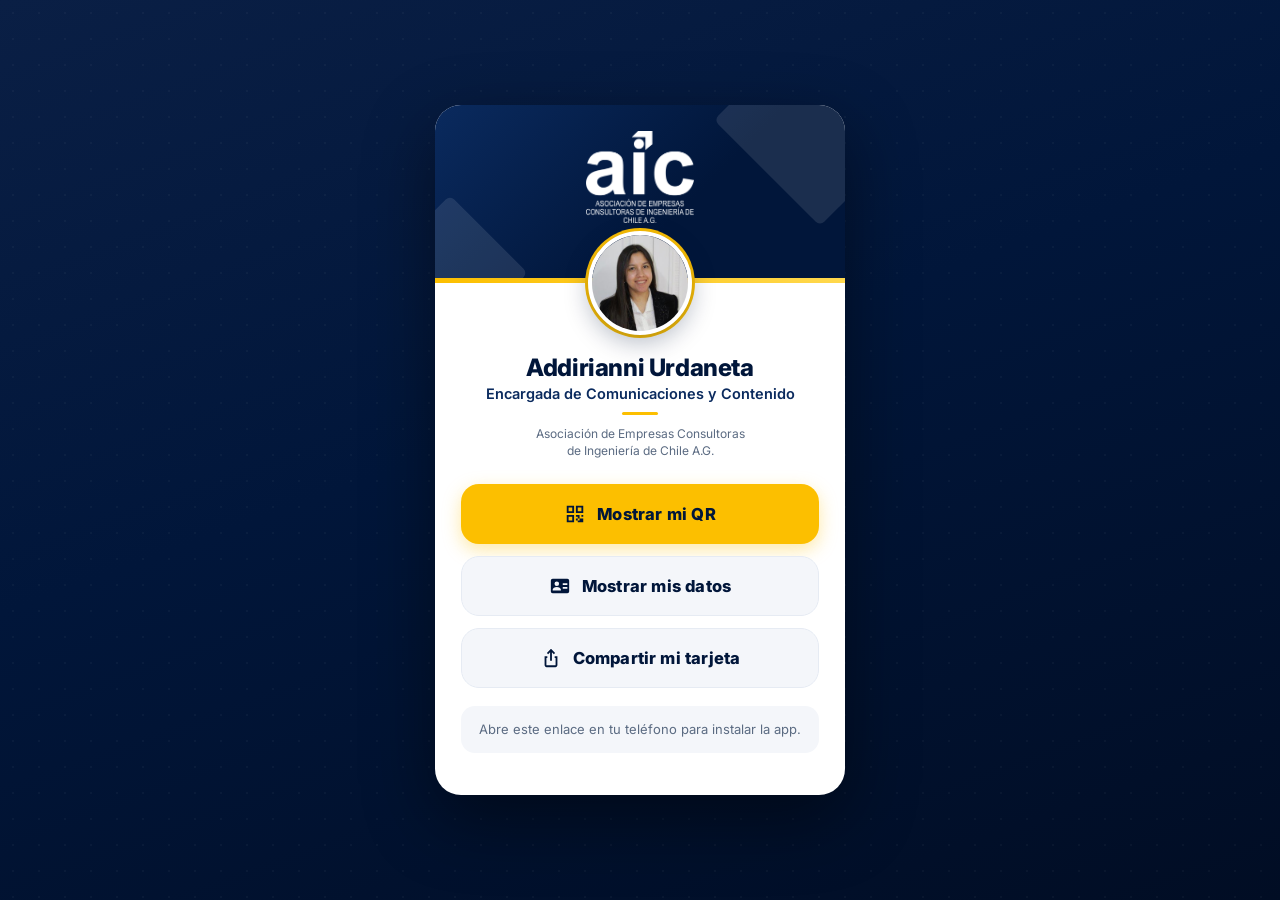
<file: app/addirianni-urdaneta/index.html>
<!DOCTYPE html>
<html lang="es">
<head>
<meta charset="UTF-8">
<meta name="viewport" content="width=device-width, initial-scale=1.0, viewport-fit=cover">
<meta name="theme-color" content="#01163A">
<title>Addirianni Urdaneta — Tarjeta AIC</title>
<link rel="manifest" href="manifest.webmanifest">
<link rel="icon" href="../img/icono-192.png">
<link rel="apple-touch-icon" href="../img/apple-touch-icon.png">
<meta name="apple-mobile-web-app-capable" content="yes">
<meta name="mobile-web-app-capable" content="yes">
<meta name="apple-mobile-web-app-title" content="Tarjeta AIC">
<meta name="apple-mobile-web-app-status-bar-style" content="black-translucent">
<link rel="preconnect" href="https://fonts.googleapis.com">
<link href="https://fonts.googleapis.com/css2?family=Inter:wght@400;500;600;700;800&display=swap" rel="stylesheet">
<link rel="stylesheet" href="../app.css">
</head>
<body>
<!-- Datos de esta persona. "qr" es el enlace exacto del QR ya distribuido: no cambiarlo. -->
<script>
  window.PERSONA = "addirianni-urdaneta";
  window.PERSONAS = { "addirianni-urdaneta": {
    tarjeta: "Addirianni-Urdaneta.html",
    qr: "https://equipo-aic.github.io/tarjetas-digitales/Addirianni-Urdaneta.html"
  } };
</script>
<script src="../vendor/qrcode.min.js"></script>
<script src="../app.js"></script>
</body>
</html>
</file>
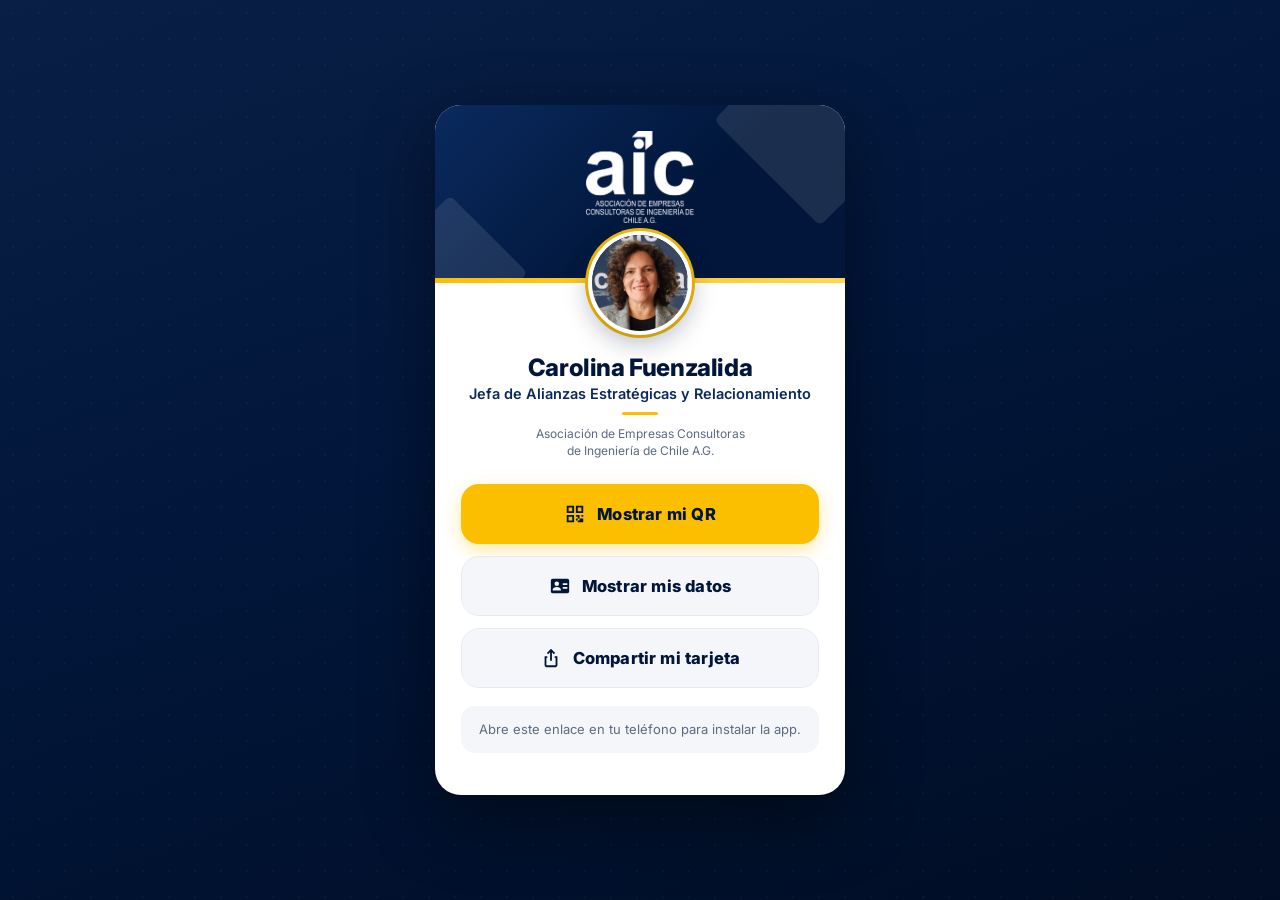
<file: app/carolina-fuenzalida/index.html>
<!DOCTYPE html>
<html lang="es">
<head>
<meta charset="UTF-8">
<meta name="viewport" content="width=device-width, initial-scale=1.0, viewport-fit=cover">
<meta name="theme-color" content="#01163A">
<title>Carolina Fuenzalida — Tarjeta AIC</title>
<link rel="manifest" href="manifest.webmanifest">
<link rel="icon" href="../img/icono-192.png">
<link rel="apple-touch-icon" href="../img/apple-touch-icon.png">
<meta name="apple-mobile-web-app-capable" content="yes">
<meta name="mobile-web-app-capable" content="yes">
<meta name="apple-mobile-web-app-title" content="Tarjeta AIC">
<meta name="apple-mobile-web-app-status-bar-style" content="black-translucent">
<link rel="preconnect" href="https://fonts.googleapis.com">
<link href="https://fonts.googleapis.com/css2?family=Inter:wght@400;500;600;700;800&display=swap" rel="stylesheet">
<link rel="stylesheet" href="../app.css">
</head>
<body>
<!-- Datos de esta persona. "qr" es el enlace exacto del QR ya distribuido: no cambiarlo. -->
<script>
  window.PERSONA = "carolina-fuenzalida";
  window.PERSONAS = { "carolina-fuenzalida": {
    tarjeta: "Carolina-Fuenzalida.html",
    qr: "https://equipo-aic.github.io/tarjetas-digitales/Carolina-Fuenzalida.html"
  } };
</script>
<script src="../vendor/qrcode.min.js"></script>
<script src="../app.js"></script>
</body>
</html>
</file>
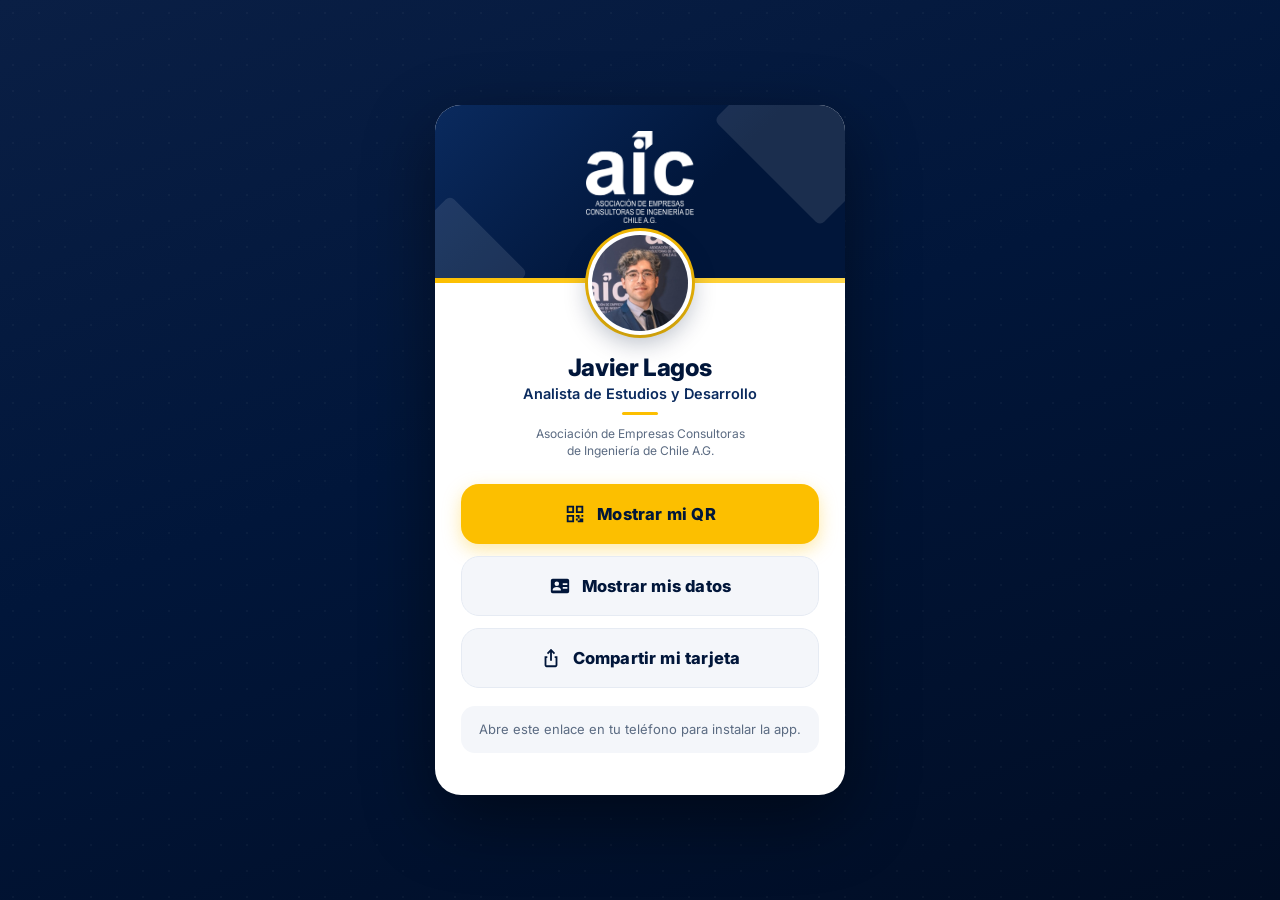
<file: app/javier-lagos/index.html>
<!DOCTYPE html>
<html lang="es">
<head>
<meta charset="UTF-8">
<meta name="viewport" content="width=device-width, initial-scale=1.0, viewport-fit=cover">
<meta name="theme-color" content="#01163A">
<title>Javier Lagos — Tarjeta AIC</title>
<link rel="manifest" href="manifest.webmanifest">
<link rel="icon" href="../img/icono-192.png">
<link rel="apple-touch-icon" href="../img/apple-touch-icon.png">
<meta name="apple-mobile-web-app-capable" content="yes">
<meta name="mobile-web-app-capable" content="yes">
<meta name="apple-mobile-web-app-title" content="Tarjeta AIC">
<meta name="apple-mobile-web-app-status-bar-style" content="black-translucent">
<link rel="preconnect" href="https://fonts.googleapis.com">
<link href="https://fonts.googleapis.com/css2?family=Inter:wght@400;500;600;700;800&display=swap" rel="stylesheet">
<link rel="stylesheet" href="../app.css">
</head>
<body>
<!-- Datos de esta persona. "qr" es el enlace exacto del QR ya distribuido: no cambiarlo. -->
<script>
  window.PERSONA = "javier-lagos";
  window.PERSONAS = { "javier-lagos": {
    tarjeta: "Javier-Lagos.html",
    qr: "https://equipo-aic.github.io/tarjetas-digitales/Javier-Lagos.html"
  } };
</script>
<script src="../vendor/qrcode.min.js"></script>
<script src="../app.js"></script>
</body>
</html>
</file>
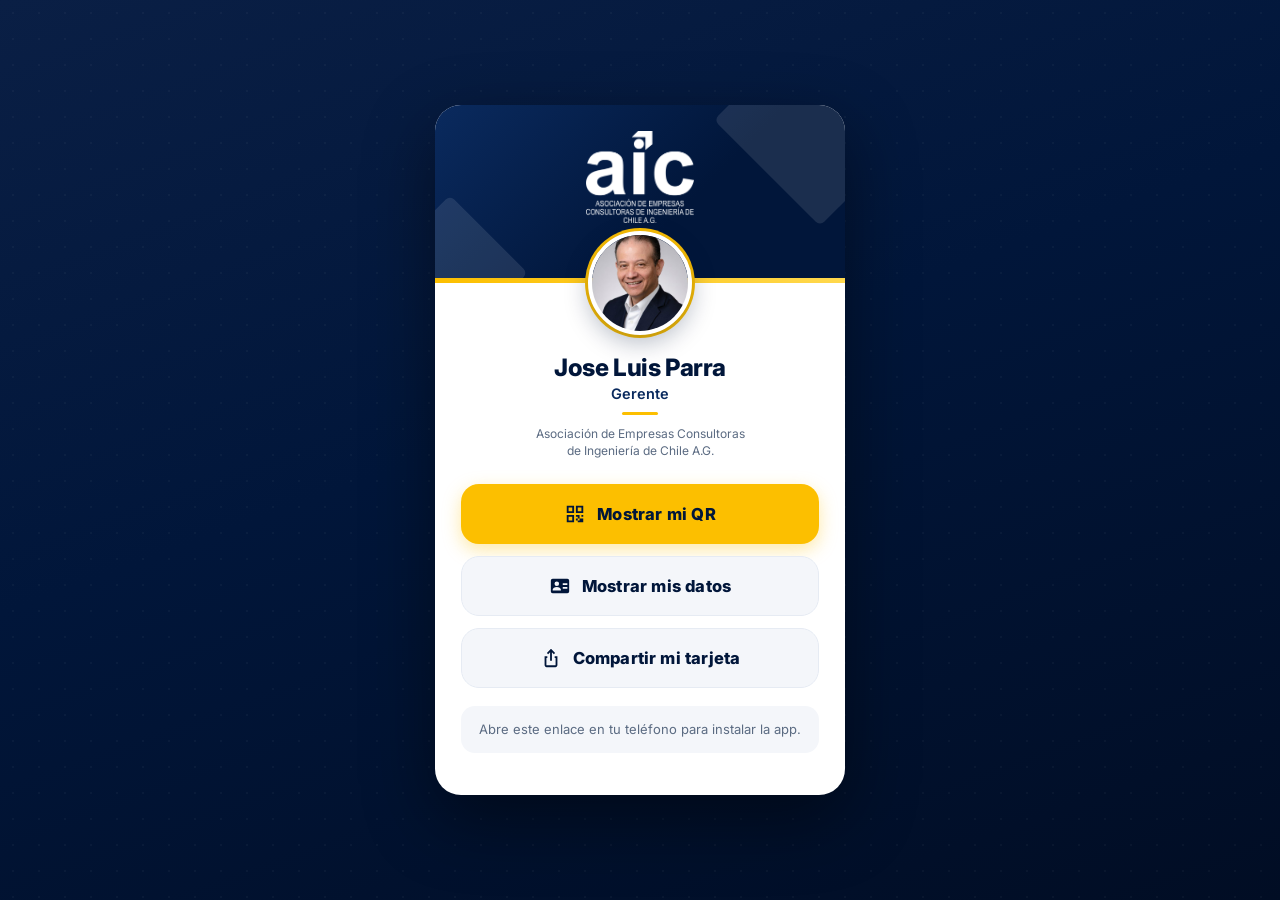
<file: app/jose-luis-parra/index.html>
<!DOCTYPE html>
<html lang="es">
<head>
<meta charset="UTF-8">
<meta name="viewport" content="width=device-width, initial-scale=1.0, viewport-fit=cover">
<meta name="theme-color" content="#01163A">
<title>Jose Luis Parra — Tarjeta AIC</title>
<link rel="manifest" href="manifest.webmanifest">
<link rel="icon" href="../img/icono-192.png">
<link rel="apple-touch-icon" href="../img/apple-touch-icon.png">
<meta name="apple-mobile-web-app-capable" content="yes">
<meta name="mobile-web-app-capable" content="yes">
<meta name="apple-mobile-web-app-title" content="Tarjeta AIC">
<meta name="apple-mobile-web-app-status-bar-style" content="black-translucent">
<link rel="preconnect" href="https://fonts.googleapis.com">
<link href="https://fonts.googleapis.com/css2?family=Inter:wght@400;500;600;700;800&display=swap" rel="stylesheet">
<link rel="stylesheet" href="../app.css">
</head>
<body>
<!-- Datos de esta persona. "qr" es el enlace exacto del QR ya distribuido: no cambiarlo. -->
<script>
  window.PERSONA = "jose-luis-parra";
  window.PERSONAS = { "jose-luis-parra": {
    tarjeta: "Jose-Luis-Parra.html",
    qr: "https://equipo-aic.github.io/tarjetas-digitales/Jose-Luis-Parra"
  } };
</script>
<script src="../vendor/qrcode.min.js"></script>
<script src="../app.js"></script>
</body>
</html>
</file>
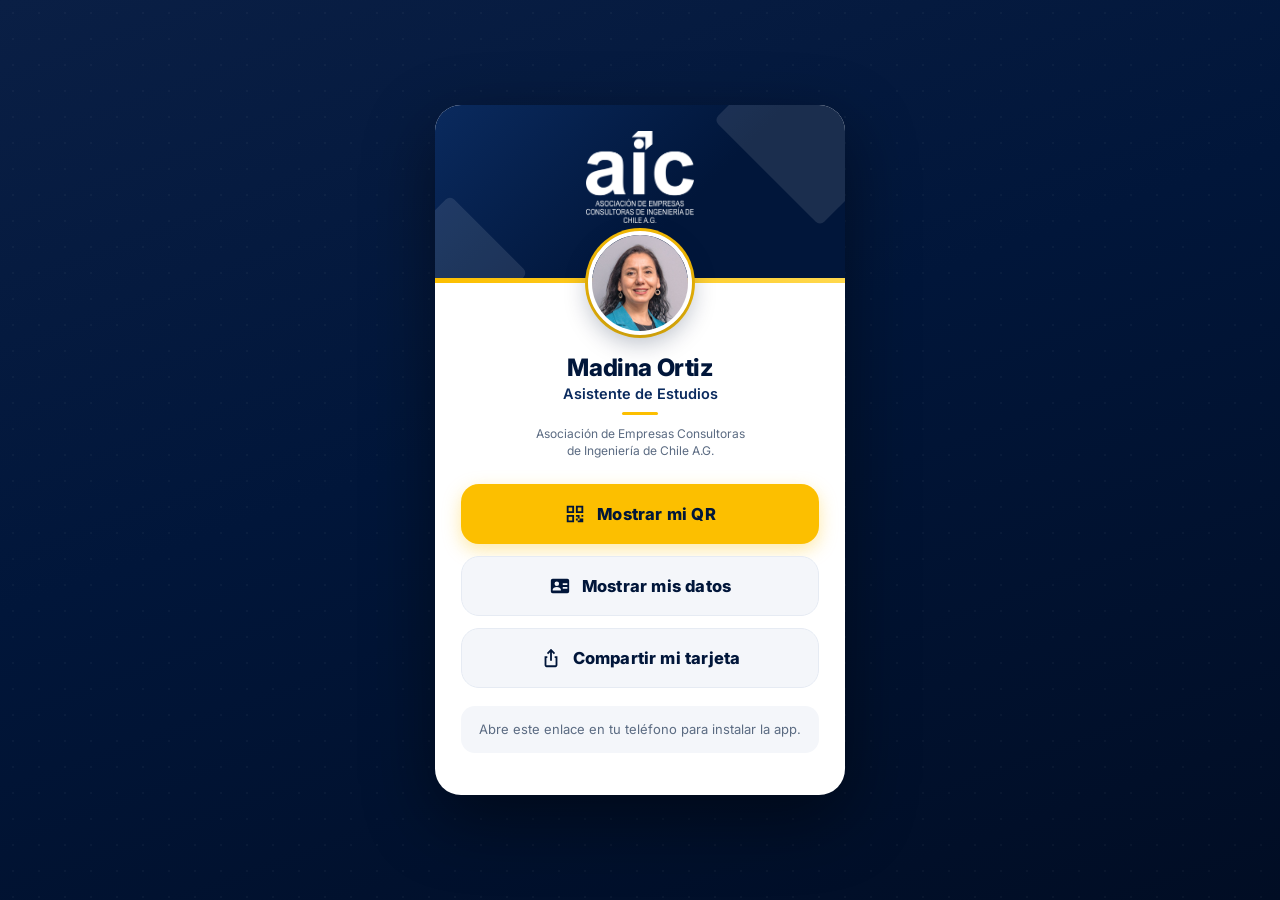
<file: app/madina-ortiz/index.html>
<!DOCTYPE html>
<html lang="es">
<head>
<meta charset="UTF-8">
<meta name="viewport" content="width=device-width, initial-scale=1.0, viewport-fit=cover">
<meta name="theme-color" content="#01163A">
<title>Madina Ortiz — Tarjeta AIC</title>
<link rel="manifest" href="manifest.webmanifest">
<link rel="icon" href="../img/icono-192.png">
<link rel="apple-touch-icon" href="../img/apple-touch-icon.png">
<meta name="apple-mobile-web-app-capable" content="yes">
<meta name="mobile-web-app-capable" content="yes">
<meta name="apple-mobile-web-app-title" content="Tarjeta AIC">
<meta name="apple-mobile-web-app-status-bar-style" content="black-translucent">
<link rel="preconnect" href="https://fonts.googleapis.com">
<link href="https://fonts.googleapis.com/css2?family=Inter:wght@400;500;600;700;800&display=swap" rel="stylesheet">
<link rel="stylesheet" href="../app.css">
</head>
<body>
<!-- Datos de esta persona. "qr" es el enlace exacto del QR ya distribuido: no cambiarlo. -->
<script>
  window.PERSONA = "madina-ortiz";
  window.PERSONAS = { "madina-ortiz": {
    tarjeta: "Madina-Ortiz.html",
    qr: "https://equipo-aic.github.io/tarjetas-digitales/Madina-Ortiz.html"
  } };
</script>
<script src="../vendor/qrcode.min.js"></script>
<script src="../app.js"></script>
</body>
</html>
</file>
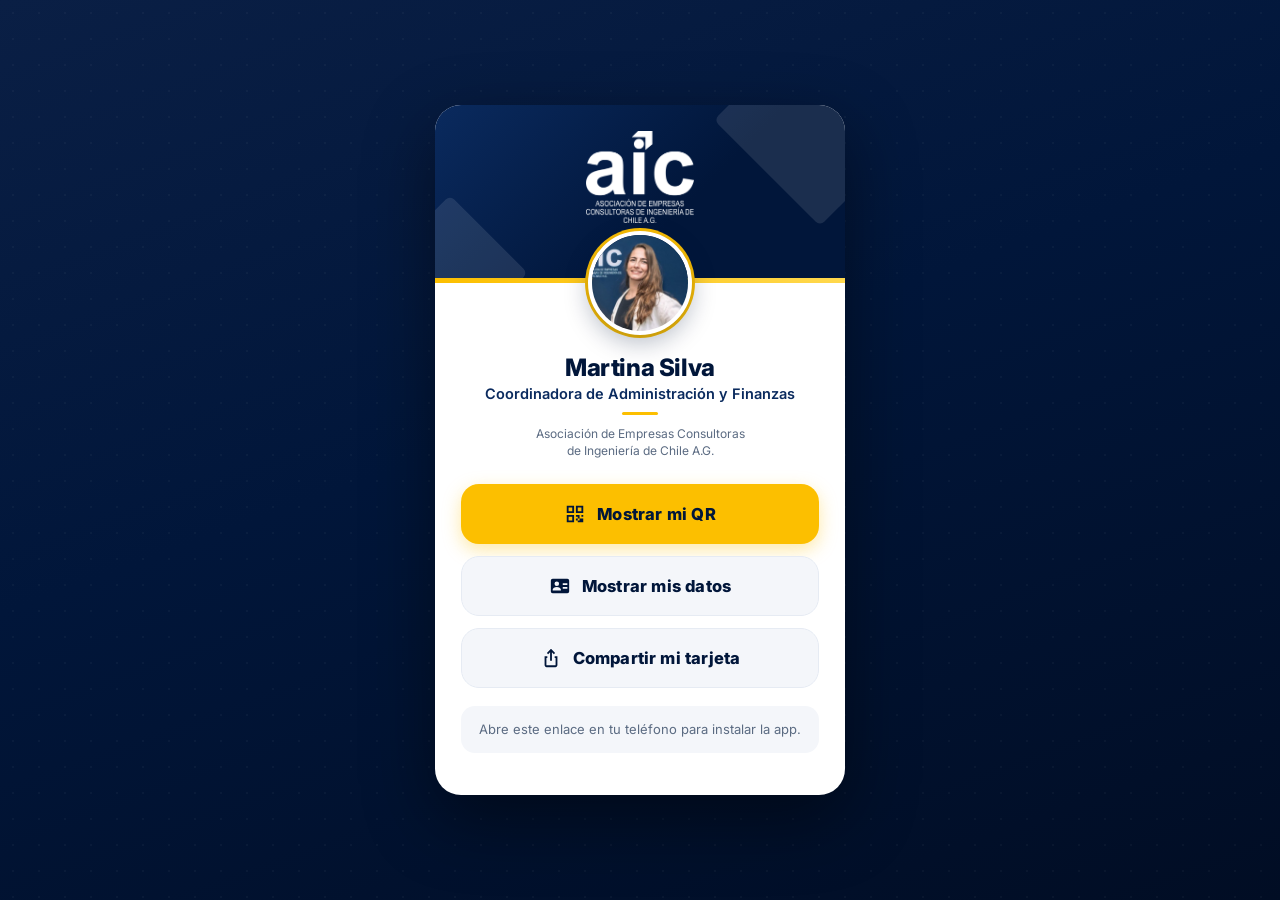
<file: app/martina-silva/index.html>
<!DOCTYPE html>
<html lang="es">
<head>
<meta charset="UTF-8">
<meta name="viewport" content="width=device-width, initial-scale=1.0, viewport-fit=cover">
<meta name="theme-color" content="#01163A">
<title>Martina Silva — Tarjeta AIC</title>
<link rel="manifest" href="manifest.webmanifest">
<link rel="icon" href="../img/icono-192.png">
<link rel="apple-touch-icon" href="../img/apple-touch-icon.png">
<meta name="apple-mobile-web-app-capable" content="yes">
<meta name="mobile-web-app-capable" content="yes">
<meta name="apple-mobile-web-app-title" content="Tarjeta AIC">
<meta name="apple-mobile-web-app-status-bar-style" content="black-translucent">
<link rel="preconnect" href="https://fonts.googleapis.com">
<link href="https://fonts.googleapis.com/css2?family=Inter:wght@400;500;600;700;800&display=swap" rel="stylesheet">
<link rel="stylesheet" href="../app.css">
</head>
<body>
<!-- Datos de esta persona. "qr" es el enlace exacto del QR ya distribuido: no cambiarlo. -->
<script>
  window.PERSONA = "martina-silva";
  window.PERSONAS = { "martina-silva": {
    tarjeta: "Martina-Silva.html",
    qr: "https://equipo-aic.github.io/tarjetas-digitales/Martina-Silva.html"
  } };
</script>
<script src="../vendor/qrcode.min.js"></script>
<script src="../app.js"></script>
</body>
</html>
</file>
<file: app/app.css>
/* Estilos de la app — mismos colores, tipografía y piezas de la tarjeta digital */
:root{
  --azul:#01163A;
  --azul-medio:#0a2a5e;
  --amarillo:#FCBF00;
  --blanco:#ffffff;
  --gris-texto:#5b6b82;
  --gris-fondo:#f4f6fa;
  --radio:18px;
  --top:env(safe-area-inset-top,0px);
  --bottom:env(safe-area-inset-bottom,0px);
}
*{margin:0;padding:0;box-sizing:border-box;-webkit-tap-highlight-color:transparent}
html{-webkit-text-size-adjust:100%;background:var(--azul)}
body{
  font-family:'Inter','Segoe UI',system-ui,-apple-system,sans-serif;
  background:linear-gradient(160deg,#0a1f45 0%,var(--azul) 45%,#010d24 100%);
  min-height:100vh;min-height:100dvh;
  color:var(--azul);
  overscroll-behavior:none;
}
body::before{
  content:'';position:fixed;inset:0;pointer-events:none;
  background-image:radial-gradient(rgba(255,255,255,.035) 1px,transparent 1px);
  background-size:26px 26px;
}

/* ===== Vistas ===== */
.vista{display:none;min-height:100vh;min-height:100dvh;
  padding:calc(var(--top) + 20px) 16px calc(var(--bottom) + 20px);
  align-items:center;justify-content:center}
.vista.activa{display:flex}

/* ===== Tarjeta (panel blanco) ===== */
.card{
  position:relative;background:var(--blanco);
  width:100%;max-width:410px;border-radius:26px;overflow:hidden;
  box-shadow:0 24px 70px rgba(0,0,0,.45);
  animation:entrada .55s cubic-bezier(.22,1,.36,1) both;
}
@keyframes entrada{from{opacity:0;transform:translateY(20px) scale(.98)}to{opacity:1;transform:none}}
@media (prefers-reduced-motion:reduce){*{animation:none!important;transition:none!important}}

.header{
  background:linear-gradient(135deg,var(--azul-medio) 0%,var(--azul) 60%);
  padding:26px 24px 56px;text-align:center;position:relative;overflow:hidden;
}
.header::before,.header::after{
  content:'';position:absolute;border-radius:6px;opacity:.10;background:var(--blanco);transform:rotate(45deg);
}
.header::before{width:150px;height:150px;top:-60px;right:-50px}
.header::after{width:110px;height:110px;bottom:-45px;left:-40px}
.logo-img{max-height:92px;max-width:180px;position:relative;z-index:1;display:inline-block}
.linea-amarilla{position:absolute;bottom:0;left:0;right:0;height:5px;background:linear-gradient(90deg,var(--amarillo),#ffd84d);z-index:2}

.foto-wrap{margin-top:-52px;text-align:center;position:relative;z-index:3}
.foto,.foto-iniciales{
  width:104px;height:104px;border-radius:50%;border:4px solid var(--blanco);
  box-shadow:0 8px 24px rgba(1,22,58,.28),0 0 0 3px var(--amarillo);
}
.foto{object-fit:cover;background:#dfe6ef}
.foto-iniciales{display:none;background:linear-gradient(135deg,var(--azul-medio),var(--azul));
  color:var(--amarillo);font-size:36px;font-weight:700;align-items:center;justify-content:center;margin:0 auto}

.info{text-align:center;padding:14px 26px 2px}
.nombre{font-size:24px;font-weight:800;color:var(--azul);letter-spacing:-.4px}
.cargo{font-size:14.5px;font-weight:600;color:var(--azul-medio);margin-top:3px}
.cargo::after{content:'';display:block;width:36px;height:3px;border-radius:2px;background:var(--amarillo);margin:10px auto 0}
.empresa{font-size:12px;line-height:1.45;color:var(--gris-texto);margin-top:10px;padding:0 12px}

/* ===== Botones principales ===== */
.opciones{display:grid;gap:12px;padding:22px 26px 8px}
.btn-app{
  width:100%;min-height:60px;border-radius:var(--radio);
  font-family:inherit;font-size:16.5px;font-weight:800;letter-spacing:.2px;
  display:flex;align-items:center;justify-content:center;gap:11px;
  cursor:pointer;text-decoration:none;
  transition:transform .2s ease,box-shadow .2s ease,background .2s ease;
}
.btn-app svg{width:22px;height:22px;flex-shrink:0;fill:currentColor}
.btn-app:active{transform:scale(.98)}
.btn-qr{border:none;background:var(--amarillo);color:var(--azul);box-shadow:0 6px 18px rgba(252,191,0,.35)}
.btn-datos{border:1.5px solid #e6ebf3;background:var(--gris-fondo);color:var(--azul)}

/* ===== Ayuda de instalación (solo en el navegador) ===== */
.instalar{margin:10px 26px 24px;padding:14px 16px;border-radius:14px;background:var(--gris-fondo);
  font-size:13px;line-height:1.5;color:var(--gris-texto);text-align:center;display:none}
.instalar.visible{display:block}
.instalar b{color:var(--azul)}
.instalar small{display:block;margin-top:6px;font-size:12px}
.instalar svg{width:16px;height:16px;vertical-align:-3px;fill:var(--azul-medio)}
.btn-instalar{margin-top:10px;min-height:46px;font-size:14.5px;background:var(--azul);color:var(--blanco);border:none}
.pie{height:18px}

/* ===== Vista QR ===== */
#vista-qr .header{padding:20px 24px 50px}
#vista-qr .logo-img{max-height:64px}
#vista-qr .foto-wrap{margin-top:-46px}
#vista-qr .foto,#vista-qr .foto-iniciales{width:88px;height:88px}
#vista-qr .nombre{font-size:22px}
.qr-caja{display:flex;justify-content:center;padding:16px 22px 6px}
.qr{width:max(200px,min(72vw,calc(100vh - 400px),300px));width:max(200px,min(72vw,calc(100dvh - 400px),300px));aspect-ratio:1/1;background:#fff}
.qr img,.qr canvas{width:100%!important;height:100%!important;display:block;image-rendering:pixelated}
.qr-texto{text-align:center;font-size:12.5px;color:var(--gris-texto);padding:4px 24px 22px}

/* ===== Vista datos (tarjeta actual, sin modificar) ===== */
#vista-datos{padding:0}
#marco{position:fixed;left:0;right:0;bottom:0;top:var(--top);width:100%;height:calc(100% - var(--top));border:0;background:var(--azul)}

/* ===== Botón volver ===== */
.volver{
  position:fixed;z-index:20;top:calc(var(--top) + 12px);left:12px;
  width:44px;height:44px;border-radius:50%;border:1.5px solid rgba(255,255,255,.35);
  background:rgba(1,22,58,.55);backdrop-filter:blur(6px);-webkit-backdrop-filter:blur(6px);
  display:none;align-items:center;justify-content:center;cursor:pointer;
}
.volver svg{width:22px;height:22px;fill:#fff}
.volver.visible{display:flex}

/* ===== Mensaje de error ===== */
.aviso{color:#fff;text-align:center;font-size:14px;line-height:1.5;max-width:320px}

@media (max-height:640px){
  .header{padding:20px 24px 50px}
  .logo-img{max-height:72px}
}
</file>
